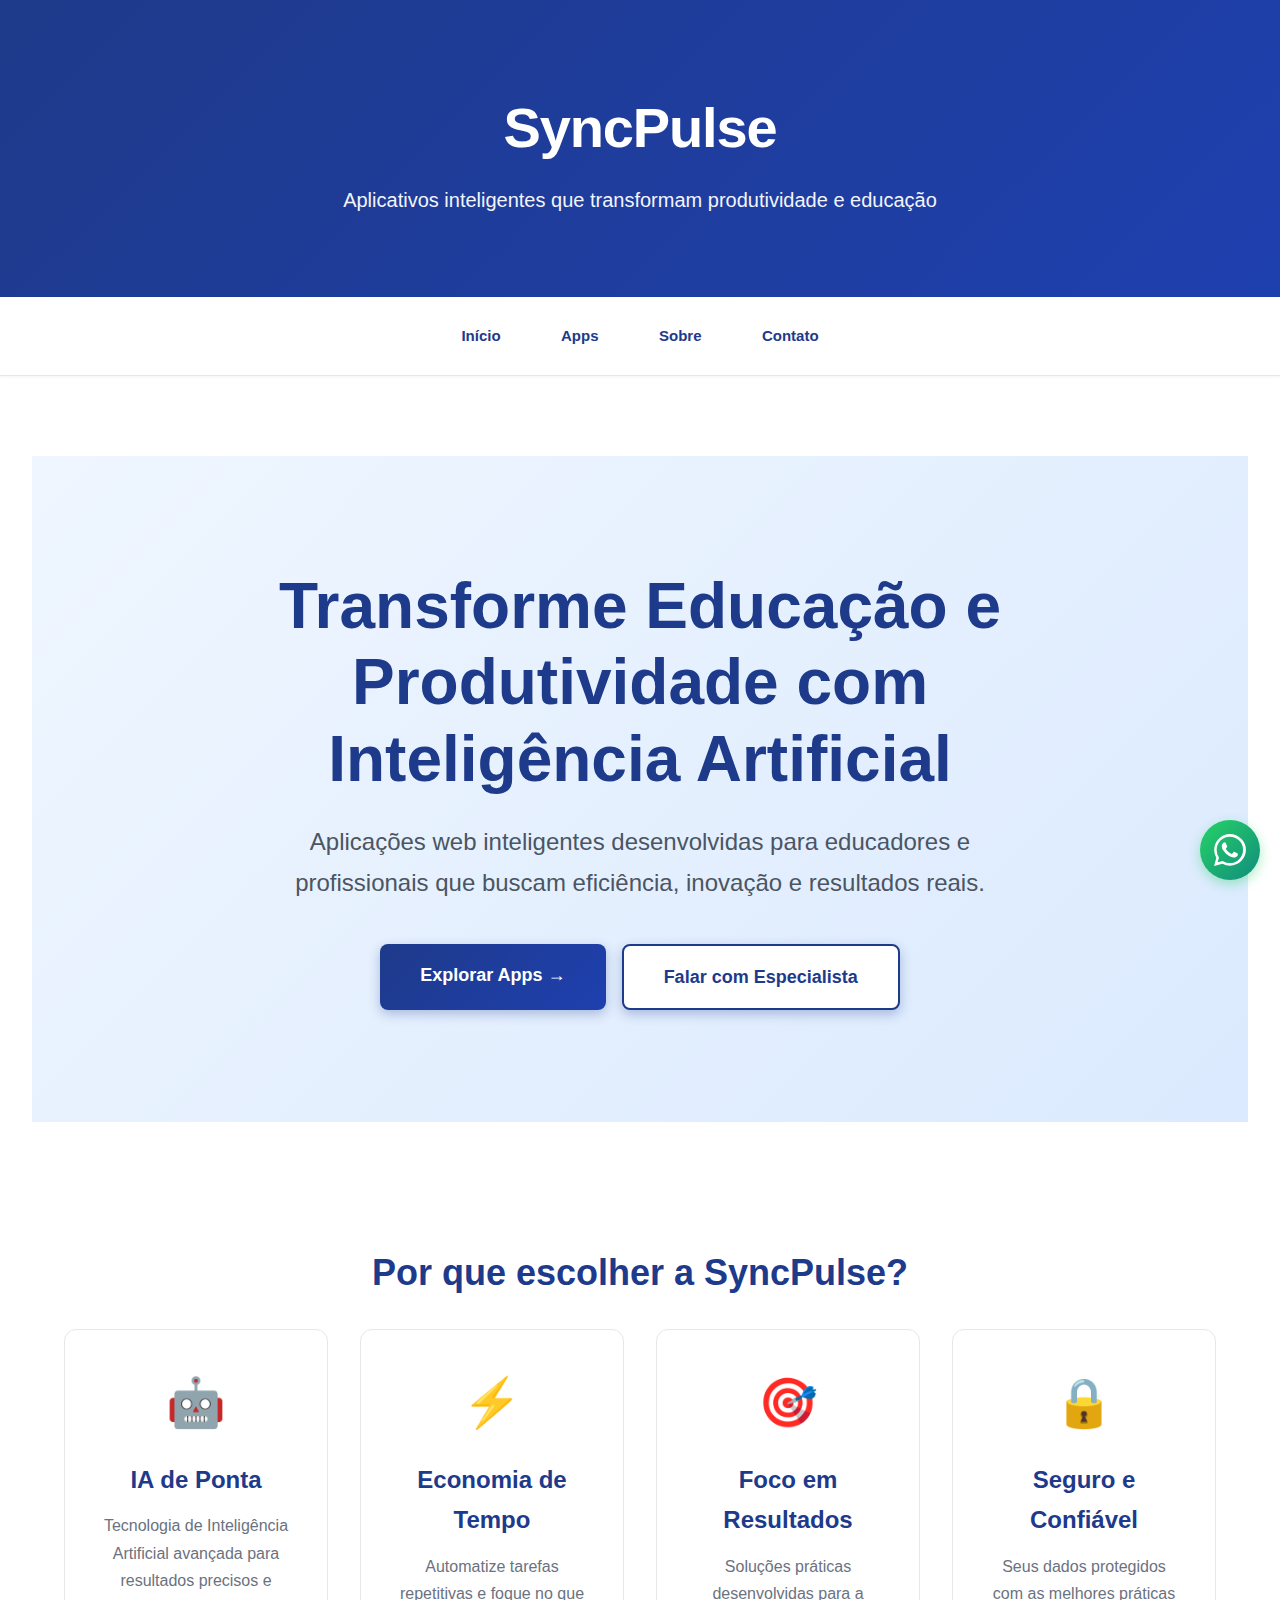
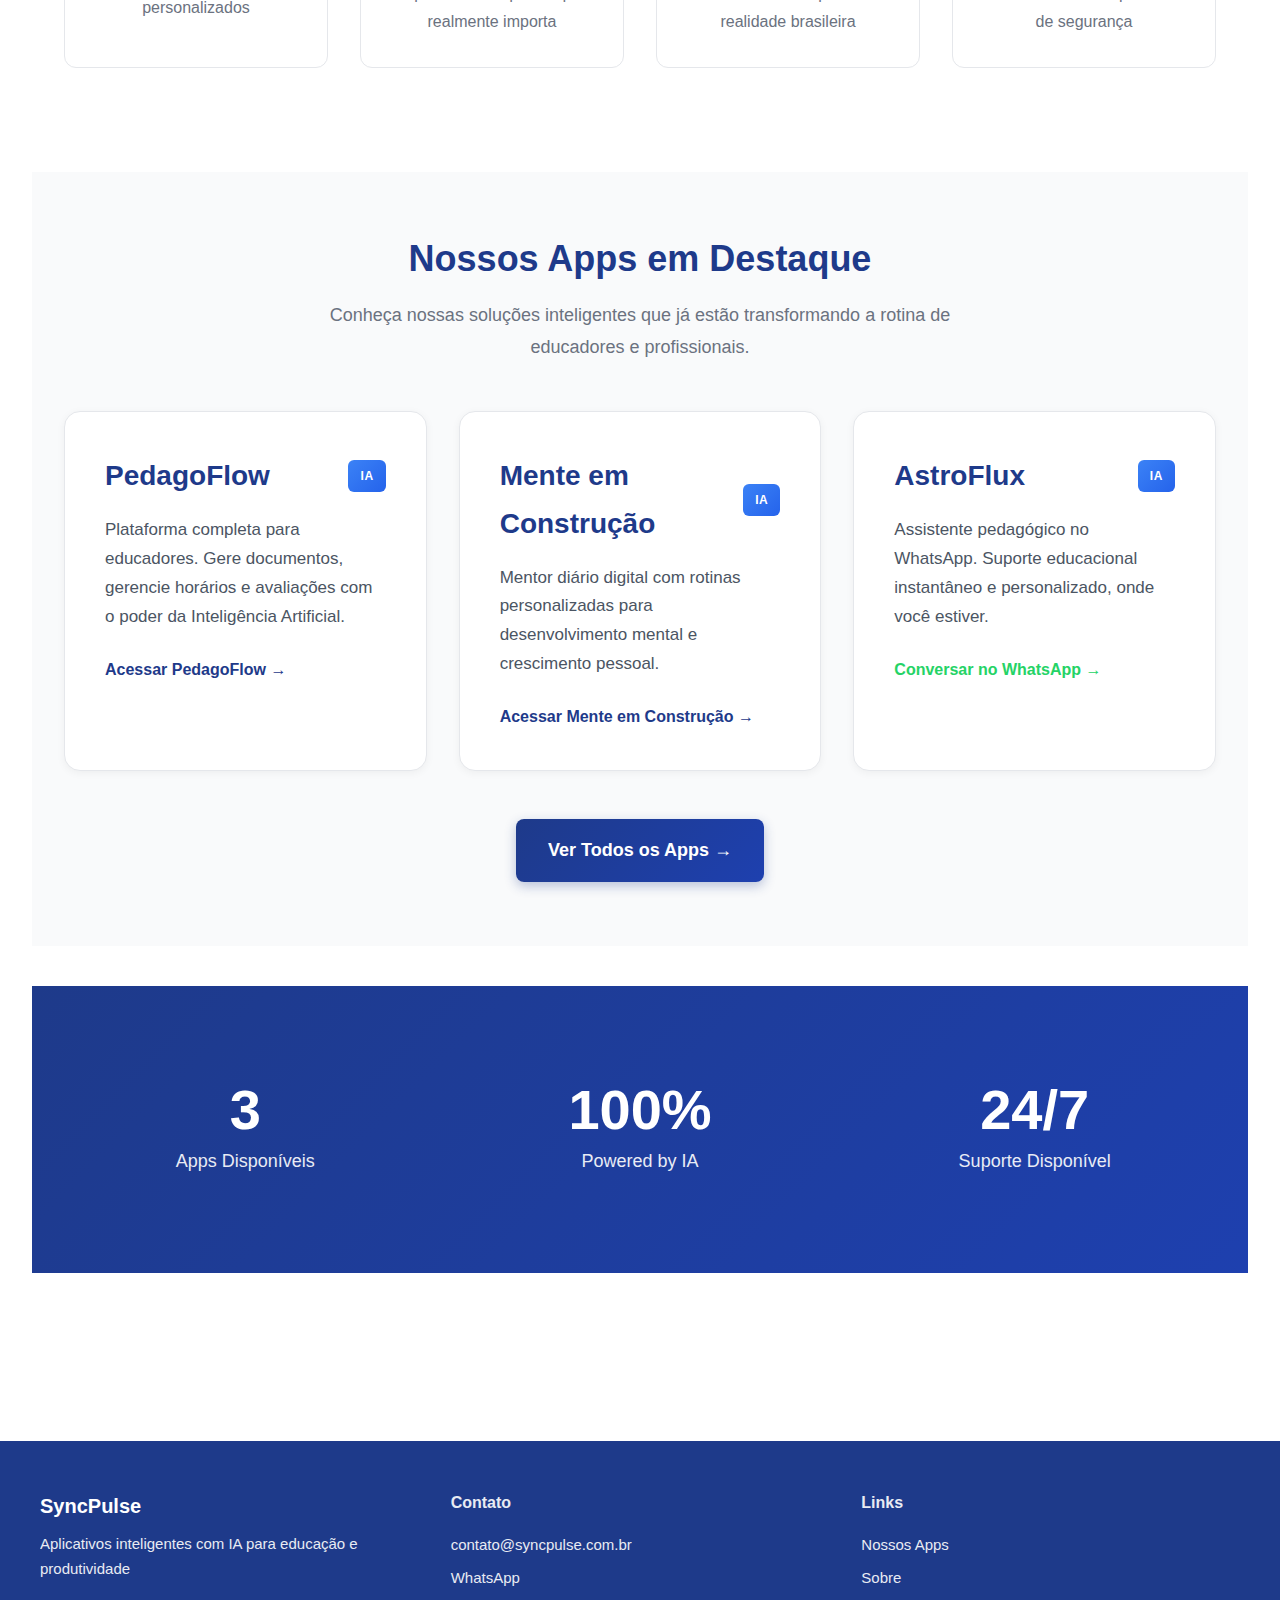
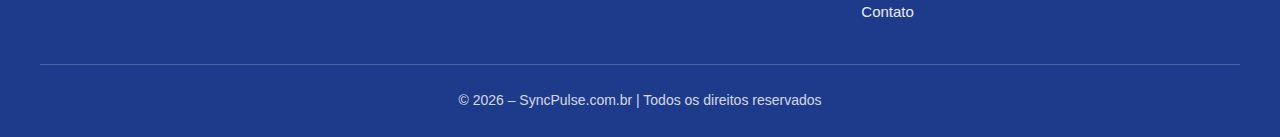
<file: index.html>
<!DOCTYPE html>
<html lang="pt-BR">
<head>
  <!-- Meta tags básicas -->
  <meta charset="UTF-8" />
  <meta name="viewport" content="width=device-width, initial-scale=1.0" />
  <meta name="description" content="SyncPulse - Aplicações web inteligentes com IA. Descubra nossos apps focados em educação, produtividade e soluções digitais inovadoras." />
  
  <!-- Meta tags de segurança -->
  <meta name="referrer" content="strict-origin-when-cross-origin" />
  <meta http-equiv="X-Frame-Options" content="DENY" />
  <meta http-equiv="X-Content-Type-Options" content="nosniff" />
  
  <!-- Open Graph / Facebook -->
  <meta property="og:type" content="website" />
  <meta property="og:url" content="https://www.syncpulse.com.br/" />
  <meta property="og:title" content="SyncPulse | Apps Inteligentes com Inteligência Artificial" />
  <meta property="og:description" content="Aplicações web inteligentes com IA para educação e produtividade. PedagoFlow, Mente em Construção e AstroFlux." />
  <meta property="og:image" content="https://www.syncpulse.com.br/public/og-image-whatsapp.png" />
  <meta property="og:image:width" content="1200" />
  <meta property="og:image:height" content="630" />
  <meta property="og:image:type" content="image/png" />
  <meta property="og:site_name" content="SyncPulse" />
  
  <!-- Twitter -->
  <meta property="twitter:card" content="summary_large_image" />
  <meta property="twitter:url" content="https://www.syncpulse.com.br/" />
  <meta property="twitter:title" content="SyncPulse | Apps Inteligentes com IA" />
  <meta property="twitter:description" content="Aplicações web inteligentes com IA para educação e produtividade." />
  <meta property="twitter:image" content="https://www.syncpulse.com.br/public/og-image-whatsapp.png" />
  
  <!-- Favicon -->
  <link rel="icon" type="image/svg+xml" href="public/favicon.svg" />
  <link rel="alternate icon" href="public/favicon.svg" />
  
  <title>SyncPulse | Apps Inteligentes com Inteligência Artificial</title>
  <link rel="stylesheet" href="src/styles/main.css" />
</head>
<body>

  <!-- Cabeçalho do site -->
  <header>
    <h1>SyncPulse</h1>
    <p>Aplicativos inteligentes que transformam produtividade e educação</p>
  </header>

  <!-- Navegação principal -->
  <nav aria-label="Navegação principal">
    <a href="index.html">Início</a>
    <a href="src/pages/apps.html">Apps</a>
    <a href="src/pages/sobre.html">Sobre</a>
    <a href="src/pages/contato.html">Contato</a>
  </nav>

  <!-- Conteúdo principal -->
  <main>
    <!-- Hero Section -->
    <section class="hero-section">
      <div class="container">
        <h2 class="hero-title">Transforme Educação e Produtividade com Inteligência Artificial</h2>
        <p class="hero-subtitle">
          Aplicações web inteligentes desenvolvidas para educadores e profissionais
          que buscam eficiência, inovação e resultados reais.
        </p>
        <div class="hero-cta">
          <a href="src/pages/apps.html" class="cta-button cta-primary">
            Explorar Apps →
          </a>
          <a href="src/pages/contato.html" class="cta-button cta-secondary">
            Falar com Especialista
          </a>
        </div>
      </div>
    </section>

    <!-- Seção de Benefícios -->
    <section class="benefits-section">
      <div class="container">
        <h2 class="section-title">Por que escolher a SyncPulse?</h2>
        <div class="benefits-grid">
          <div class="benefit-card">
            <div class="benefit-icon">🤖</div>
            <h3>IA de Ponta</h3>
            <p>Tecnologia de Inteligência Artificial avançada para resultados precisos e personalizados</p>
          </div>
          <div class="benefit-card">
            <div class="benefit-icon">⚡</div>
            <h3>Economia de Tempo</h3>
            <p>Automatize tarefas repetitivas e foque no que realmente importa</p>
          </div>
          <div class="benefit-card">
            <div class="benefit-icon">🎯</div>
            <h3>Foco em Resultados</h3>
            <p>Soluções práticas desenvolvidas para a realidade brasileira</p>
          </div>
          <div class="benefit-card">
            <div class="benefit-icon">🔒</div>
            <h3>Seguro e Confiável</h3>
            <p>Seus dados protegidos com as melhores práticas de segurança</p>
          </div>
        </div>
      </div>
    </section>

    <!-- Seção de Apps em Destaque -->
    <section class="featured-apps-section">
      <div class="container">
        <h2 class="section-title">Nossos Apps em Destaque</h2>
        <p class="section-subtitle">
          Conheça nossas soluções inteligentes que já estão transformando
          a rotina de educadores e profissionais.
        </p>
        <div class="featured-apps-grid">
          <div class="featured-app-card">
            <div class="featured-app-header">
              <h3>PedagoFlow</h3>
              <span class="app-badge">IA</span>
            </div>
            <p class="featured-app-desc">
              Plataforma completa para educadores. Gere documentos, gerencie horários
              e avaliações com o poder da Inteligência Artificial.
            </p>
            <a href="https://pedagoflow.com/" target="_blank" rel="noopener noreferrer" class="featured-app-link">
              Acessar PedagoFlow →
            </a>
          </div>
          <div class="featured-app-card">
            <div class="featured-app-header">
              <h3>Mente em Construção</h3>
              <span class="app-badge">IA</span>
            </div>
            <p class="featured-app-desc">
              Mentor diário digital com rotinas personalizadas para desenvolvimento
              mental e crescimento pessoal.
            </p>
            <a href="https://mente-em-construcao.vercel.app/" target="_blank" rel="noopener noreferrer" class="featured-app-link">
              Acessar Mente em Construção →
            </a>
          </div>
          <div class="featured-app-card">
            <div class="featured-app-header">
              <h3>AstroFlux</h3>
              <span class="app-badge">IA</span>
            </div>
            <p class="featured-app-desc">
              Assistente pedagógico no WhatsApp. Suporte educacional instantâneo
              e personalizado, onde você estiver.
            </p>
            <a href="https://wa.me/5592994795946?text=Olá!%20Gostaria%20de%20ativar%20o%20AstroFlux%20e%20conhecer%20os%20serviços%20de%20assistente%20pedagógico%20com%20IA." target="_blank" rel="noopener noreferrer" class="featured-app-link featured-app-link-whatsapp">
              Conversar no WhatsApp →
            </a>
          </div>
        </div>
        <div class="view-all-apps">
          <a href="src/pages/apps.html" class="cta-button">
            Ver Todos os Apps →
          </a>
        </div>
      </div>
    </section>

    <!-- Seção de Números -->
    <section class="stats-section">
      <div class="container">
        <div class="stats-grid">
          <div class="stat-item">
            <div class="stat-number">3</div>
            <div class="stat-label">Apps Disponíveis</div>
          </div>
          <div class="stat-item">
            <div class="stat-number">100%</div>
            <div class="stat-label">Powered by IA</div>
          </div>
          <div class="stat-item">
            <div class="stat-number">24/7</div>
            <div class="stat-label">Suporte Disponível</div>
          </div>
        </div>
      </div>
    </section>
  </main>

  <!-- Rodapé -->
  <footer>
    <div class="footer-content">
      <div class="footer-section">
        <h3>SyncPulse</h3>
        <p>Aplicativos inteligentes com IA para educação e produtividade</p>
      </div>
      <div class="footer-section">
        <h4>Contato</h4>
        <p>
          <a href="mailto:contato@syncpulse.com.br">contato@syncpulse.com.br</a>
        </p>
        <p>
          <a href="https://wa.me/5592994314016" target="_blank" rel="noopener noreferrer">WhatsApp</a>
        </p>
      </div>
      <div class="footer-section">
        <h4>Links</h4>
        <p><a href="src/pages/apps.html">Nossos Apps</a></p>
        <p><a href="src/pages/sobre.html">Sobre</a></p>
        <p><a href="src/pages/contato.html">Contato</a></p>
      </div>
    </div>
    <div class="footer-bottom">
      <p>© 2026 – SyncPulse.com.br | Todos os direitos reservados</p>
    </div>
  </footer>

  <!-- Botão Flutuante WhatsApp Suporte -->
  <a href="https://wa.me/5592994314016?text=Olá!%20Tenho%20dúvidas%20sobre%20os%20apps%20SyncPulse." target="_blank" rel="noopener noreferrer" class="whatsapp-float" aria-label="Fale conosco no WhatsApp">
    <svg width="24" height="24" viewBox="0 0 24 24" fill="currentColor" aria-hidden="true">
      <path d="M17.472 14.382c-.297-.149-1.758-.867-2.03-.967-.273-.099-.471-.148-.67.15-.149.2-.867 1.03-1.062 1.24-.195.211-.39.248-.69.05-.297-.2-1.255-.466-2.39-1.485-.883-.788-1.48-1.761-1.653-2.058-.173-.297-.018-.458.13-.606.134-.133.298-.347.446-.52.149-.174.198-.298.298-.497.099-.198.05-.371-.025-.52-.075-.149-.669-1.612-.916-2.207-.242-.579-.487-.5-.669-.51-.173-.008-.371-.01-.57-.01-.198 0-.52.074-.792.372-.272.297-1.04 1.016-1.04 2.479 0 1.462 1.065 2.875 1.213 3.074.149.198 2.096 3.2 5.077 4.487.709.306 1.262.489 1.694.625.712.227 1.36.195 1.871.118.571-.085 1.758-.719 2.006-1.413.248-.694.248-1.289.173-1.413-.074-.124-.272-.198-.57-.347m-5.421 7.403h-.004a9.87 9.87 0 01-5.031-1.378l-.361-.214-3.741.982.998-3.648-.235-.374a9.86 9.86 0 01-1.51-5.26c.001-5.45 4.436-9.884 9.888-9.884 2.64 0 5.122 1.03 6.988 2.898a9.825 9.825 0 012.893 6.994c-.003 5.45-4.437 9.884-9.885 9.884m8.413-18.297A11.815 11.815 0 0012.05 0C5.495 0 .16 5.335.157 11.892c0 2.096.547 4.142 1.588 5.945L.057 24l6.305-1.654a11.882 11.882 0 005.683 1.448h.005c6.554 0 11.89-5.335 11.893-11.893a11.821 11.821 0 00-3.48-8.413Z"/>
    </svg>
  </a>

</body>
</html>
</file>
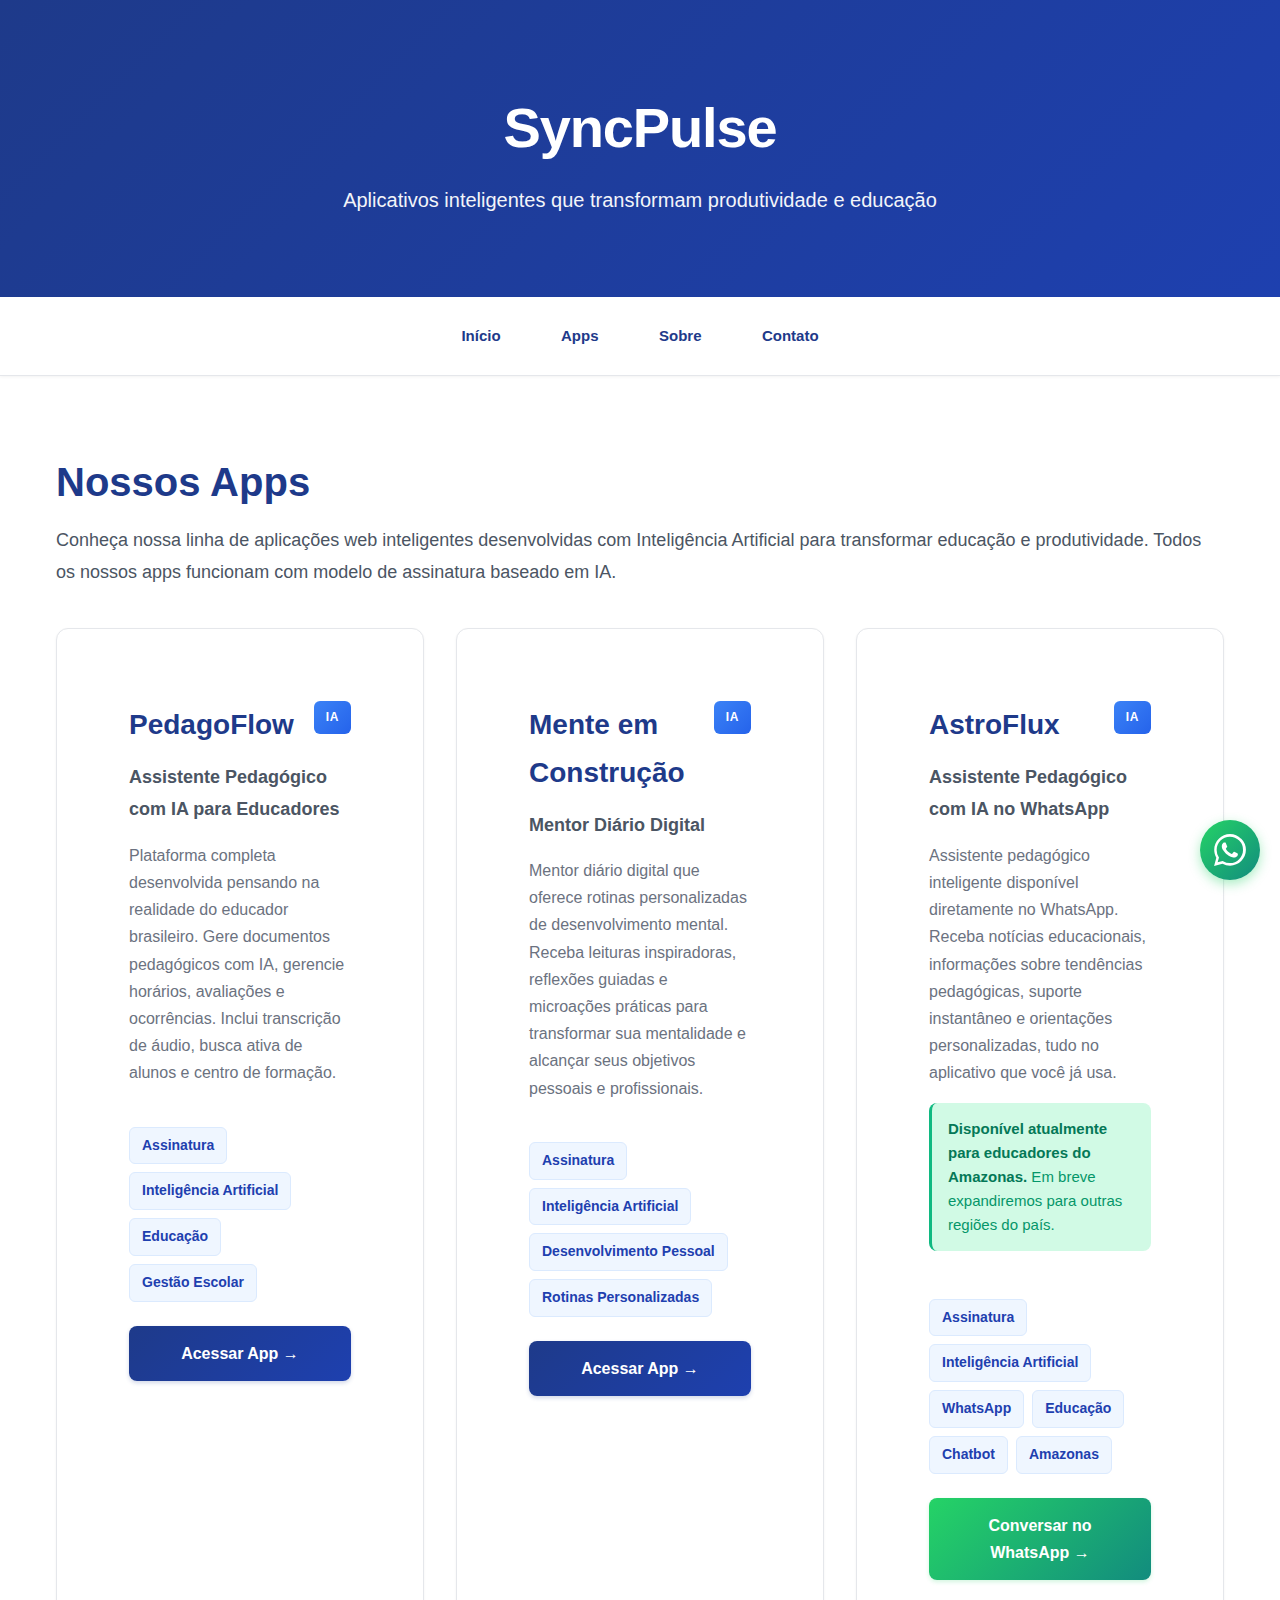
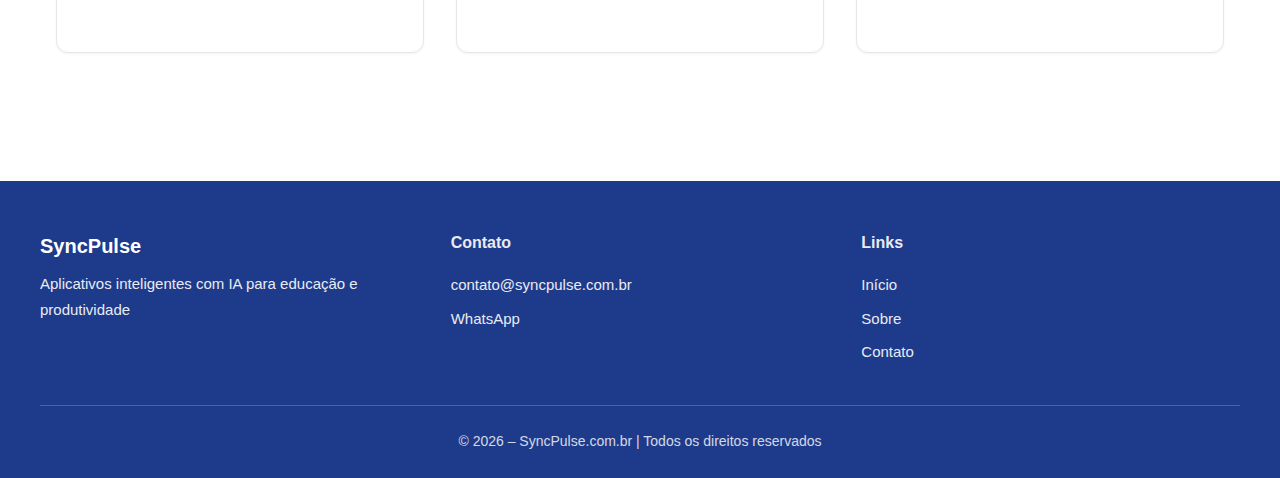
<file: src/pages/apps.html>
<!DOCTYPE html>
<html lang="pt-BR">
<head>
  <meta charset="UTF-8" />
  <meta name="viewport" content="width=device-width, initial-scale=1.0" />
  <meta name="description" content="Conheça os apps SyncPulse: PedagoFlow, Mente em Construção e AstroFlux. Aplicações com IA para educação e desenvolvimento pessoal. Modelo de assinatura." />
  <meta name="referrer" content="strict-origin-when-cross-origin" />
  <meta http-equiv="X-Frame-Options" content="DENY" />
  <meta http-equiv="X-Content-Type-Options" content="nosniff" />
  
  <!-- Open Graph -->
  <meta property="og:type" content="website" />
  <meta property="og:url" content="https://www.syncpulse.com.br/src/pages/apps.html" />
  <meta property="og:title" content="Nossos Apps | SyncPulse" />
  <meta property="og:description" content="Conheça os apps SyncPulse: PedagoFlow, Mente em Construção e AstroFlux. Aplicações com IA para educação e desenvolvimento pessoal." />
  <meta property="og:image" content="https://www.syncpulse.com.br/public/og-image-whatsapp.png" />
  <meta property="og:image:width" content="1200" />
  <meta property="og:image:height" content="630" />
  
  <!-- Favicon -->
  <link rel="icon" type="image/svg+xml" href="../../public/favicon.svg" />
  
  <title>Nossos Apps | SyncPulse</title>
  <link rel="stylesheet" href="../styles/main.css" />
</head>
<body>

  <header>
    <h1>SyncPulse</h1>
    <p>Aplicativos inteligentes que transformam produtividade e educação</p>
  </header>

  <nav aria-label="Navegação principal">
    <a href="../../index.html">Início</a>
    <a href="apps.html">Apps</a>
    <a href="sobre.html">Sobre</a>
    <a href="contato.html">Contato</a>
  </nav>

  <main>
    <div class="container">
      <section aria-labelledby="projetos">
        <h2 id="projetos">Nossos Apps</h2>
        <p>
          Conheça nossa linha de aplicações web inteligentes desenvolvidas com
          Inteligência Artificial para transformar educação e produtividade.
          Todos os nossos apps funcionam com modelo de assinatura baseado em IA.
        </p>
      </section>

      <!-- Grid de Apps -->
      <div class="apps-grid">
        
        <!-- PedagoFlow -->
        <article class="app-card">
          <!-- Imagem do app (adicione quando disponível) -->
          <!-- <div class="app-image-container">
            <img src="../../public/pedagoflow-preview.jpg" alt="Interface do PedagoFlow" class="app-image" />
          </div> -->
          <div class="app-card-content">
            <div class="app-card-header">
              <h3>PedagoFlow</h3>
              <span class="app-badge">IA</span>
            </div>
            <p class="app-subtitle">Assistente Pedagógico com IA para Educadores</p>
            <p class="app-description">
              Plataforma completa desenvolvida pensando na realidade do educador brasileiro.
              Gere documentos pedagógicos com IA, gerencie horários, avaliações e ocorrências.
              Inclui transcrição de áudio, busca ativa de alunos e centro de formação.
            </p>
            <div class="app-features">
              <span class="feature-tag">Assinatura</span>
              <span class="feature-tag">Inteligência Artificial</span>
              <span class="feature-tag">Educação</span>
              <span class="feature-tag">Gestão Escolar</span>
            </div>
            <a href="https://pedagoflow.com/" target="_blank" rel="noopener noreferrer" class="app-button">
              Acessar App →
            </a>
          </div>
        </article>

        <!-- Mente em Construção -->
        <article class="app-card">
          <!-- Imagem do app (adicione quando disponível) -->
          <!-- <div class="app-image-container">
            <img src="../../public/mente-construcao-preview.jpg" alt="Interface do Mente em Construção" class="app-image" />
          </div> -->
          <div class="app-card-content">
            <div class="app-card-header">
              <h3>Mente em Construção</h3>
              <span class="app-badge">IA</span>
            </div>
            <p class="app-subtitle">Mentor Diário Digital</p>
            <p class="app-description">
              Mentor diário digital que oferece rotinas personalizadas de desenvolvimento mental.
              Receba leituras inspiradoras, reflexões guiadas e microações práticas para
              transformar sua mentalidade e alcançar seus objetivos pessoais e profissionais.
            </p>
            <div class="app-features">
              <span class="feature-tag">Assinatura</span>
              <span class="feature-tag">Inteligência Artificial</span>
              <span class="feature-tag">Desenvolvimento Pessoal</span>
              <span class="feature-tag">Rotinas Personalizadas</span>
            </div>
            <a href="https://mente-em-construcao.vercel.app/" target="_blank" rel="noopener noreferrer" class="app-button">
              Acessar App →
            </a>
          </div>
        </article>

        <!-- AstroFlux -->
        <article class="app-card">
          <!-- Imagem do app (adicione quando disponível) -->
          <!-- <div class="app-image-container">
            <img src="../../public/astroflux-preview.jpg" alt="Interface do AstroFlux no WhatsApp" class="app-image" />
          </div> -->
          <div class="app-card-content">
            <div class="app-card-header">
              <h3>AstroFlux</h3>
              <span class="app-badge">IA</span>
            </div>
            <p class="app-subtitle">Assistente Pedagógico com IA no WhatsApp</p>
            <p class="app-description">
              Assistente pedagógico inteligente disponível diretamente no WhatsApp.
              Receba notícias educacionais, informações sobre tendências pedagógicas,
              suporte instantâneo e orientações personalizadas, tudo no aplicativo que você já usa.
            </p>
            <p class="app-note">
              <strong>Disponível atualmente para educadores do Amazonas.</strong>
              Em breve expandiremos para outras regiões do país.
            </p>
            <div class="app-features">
              <span class="feature-tag">Assinatura</span>
              <span class="feature-tag">Inteligência Artificial</span>
              <span class="feature-tag">WhatsApp</span>
              <span class="feature-tag">Educação</span>
              <span class="feature-tag">Chatbot</span>
              <span class="feature-tag">Amazonas</span>
            </div>
            <a href="https://wa.me/5592994795946?text=Olá!%20Gostaria%20de%20ativar%20o%20AstroFlux%20e%20conhecer%20os%20serviços%20de%20assistente%20pedagógico%20com%20IA." target="_blank" rel="noopener noreferrer" class="app-button app-button-whatsapp">
              Conversar no WhatsApp →
            </a>
          </div>
        </article>

      </div>

    </div>
  </main>

  <footer>
    <div class="footer-content">
      <div class="footer-section">
        <h3>SyncPulse</h3>
        <p>Aplicativos inteligentes com IA para educação e produtividade</p>
      </div>
      <div class="footer-section">
        <h4>Contato</h4>
        <p>
          <a href="mailto:contato@syncpulse.com.br">contato@syncpulse.com.br</a>
        </p>
        <p>
          <a href="https://wa.me/5592994314016" target="_blank" rel="noopener noreferrer">WhatsApp</a>
        </p>
      </div>
      <div class="footer-section">
        <h4>Links</h4>
        <p><a href="../../index.html">Início</a></p>
        <p><a href="sobre.html">Sobre</a></p>
        <p><a href="contato.html">Contato</a></p>
      </div>
    </div>
    <div class="footer-bottom">
      <p>© 2026 – SyncPulse.com.br | Todos os direitos reservados</p>
    </div>
  </footer>

  <!-- Botão Flutuante WhatsApp Suporte -->
  <a href="https://wa.me/5592994314016?text=Olá!%20Tenho%20dúvidas%20sobre%20os%20apps%20SyncPulse." target="_blank" rel="noopener noreferrer" class="whatsapp-float" aria-label="Fale conosco no WhatsApp">
    <svg width="24" height="24" viewBox="0 0 24 24" fill="currentColor" aria-hidden="true">
      <path d="M17.472 14.382c-.297-.149-1.758-.867-2.03-.967-.273-.099-.471-.148-.67.15-.149.2-.867 1.03-1.062 1.24-.195.211-.39.248-.69.05-.297-.2-1.255-.466-2.39-1.485-.883-.788-1.48-1.761-1.653-2.058-.173-.297-.018-.458.13-.606.134-.133.298-.347.446-.52.149-.174.198-.298.298-.497.099-.198.05-.371-.025-.52-.075-.149-.669-1.612-.916-2.207-.242-.579-.487-.5-.669-.51-.173-.008-.371-.01-.57-.01-.198 0-.52.074-.792.372-.272.297-1.04 1.016-1.04 2.479 0 1.462 1.065 2.875 1.213 3.074.149.198 2.096 3.2 5.077 4.487.709.306 1.262.489 1.694.625.712.227 1.36.195 1.871.118.571-.085 1.758-.719 2.006-1.413.248-.694.248-1.289.173-1.413-.074-.124-.272-.198-.57-.347m-5.421 7.403h-.004a9.87 9.87 0 01-5.031-1.378l-.361-.214-3.741.982.998-3.648-.235-.374a9.86 9.86 0 01-1.51-5.26c.001-5.45 4.436-9.884 9.888-9.884 2.64 0 5.122 1.03 6.988 2.898a9.825 9.825 0 012.893 6.994c-.003 5.45-4.437 9.884-9.885 9.884m8.413-18.297A11.815 11.815 0 0012.05 0C5.495 0 .16 5.335.157 11.892c0 2.096.547 4.142 1.588 5.945L.057 24l6.305-1.654a11.882 11.882 0 005.683 1.448h.005c6.554 0 11.89-5.335 11.893-11.893a11.821 11.821 0 00-3.48-8.413Z"/>
    </svg>
  </a>

</body>
</html>
</file>
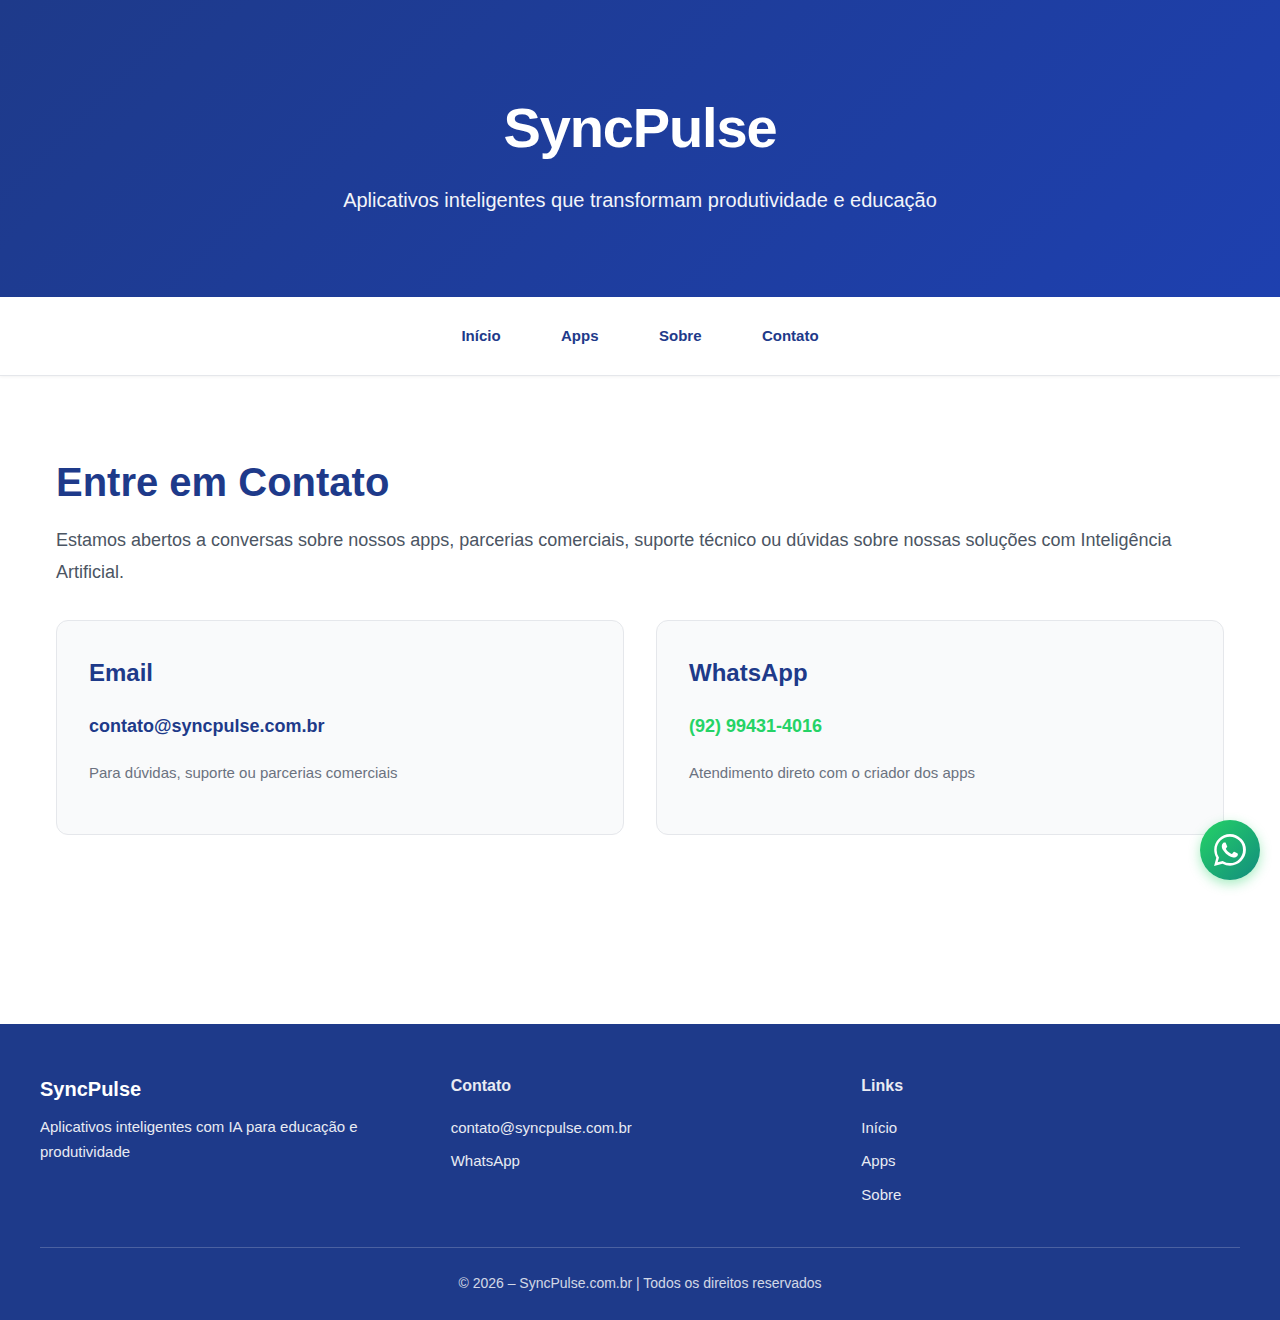
<file: src/pages/contato.html>
<!DOCTYPE html>
<html lang="pt-BR">
<head>
  <meta charset="UTF-8" />
  <meta name="viewport" content="width=device-width, initial-scale=1.0" />
  <meta name="description" content="Entre em contato com a SyncPulse para conhecer nossos apps, parcerias comerciais ou suporte sobre nossas soluções com IA." />
  <meta name="referrer" content="strict-origin-when-cross-origin" />
  <meta http-equiv="X-Frame-Options" content="DENY" />
  <meta http-equiv="X-Content-Type-Options" content="nosniff" />
  
  <!-- Open Graph -->
  <meta property="og:type" content="website" />
  <meta property="og:url" content="https://www.syncpulse.com.br/src/pages/contato.html" />
  <meta property="og:title" content="Contato | SyncPulse" />
  <meta property="og:description" content="Entre em contato com a SyncPulse para conhecer nossos apps, parcerias comerciais ou suporte sobre nossas soluções com IA." />
  <meta property="og:image" content="https://www.syncpulse.com.br/public/og-image-whatsapp.png" />
  <meta property="og:image:width" content="1200" />
  <meta property="og:image:height" content="630" />
  
  <!-- Favicon -->
  <link rel="icon" type="image/svg+xml" href="../../public/favicon.svg" />
  
  <title>Contato | SyncPulse</title>
  <link rel="stylesheet" href="../styles/main.css" />
</head>
<body>

  <header>
    <h1>SyncPulse</h1>
    <p>Aplicativos inteligentes que transformam produtividade e educação</p>
  </header>

  <nav aria-label="Navegação principal">
    <a href="../../index.html">Início</a>
    <a href="apps.html">Apps</a>
    <a href="sobre.html">Sobre</a>
    <a href="contato.html">Contato</a>
  </nav>

  <main>
    <div class="container">
      <section aria-labelledby="contato">
        <h2 id="contato">Entre em Contato</h2>
        <p>
          Estamos abertos a conversas sobre nossos apps, parcerias comerciais,
          suporte técnico ou dúvidas sobre nossas soluções com Inteligência Artificial.
        </p>

        <div class="contact-methods">
          <div class="contact-item">
            <h3>Email</h3>
            <p>
              <a href="mailto:contato@syncpulse.com.br" class="contact-link">
                contato@syncpulse.com.br
              </a>
            </p>
            <p class="contact-note">Para dúvidas, suporte ou parcerias comerciais</p>
          </div>

          <div class="contact-item">
            <h3>WhatsApp</h3>
            <p>
              <a href="https://wa.me/5592994314016?text=Olá!%20Tenho%20dúvidas%20sobre%20os%20apps%20SyncPulse." target="_blank" rel="noopener noreferrer" class="contact-link contact-link-whatsapp">
                (92) 99431-4016
              </a>
            </p>
            <p class="contact-note">Atendimento direto com o criador dos apps</p>
          </div>
        </div>
      </section>
    </div>
  </main>

  <footer>
    <div class="footer-content">
      <div class="footer-section">
        <h3>SyncPulse</h3>
        <p>Aplicativos inteligentes com IA para educação e produtividade</p>
      </div>
      <div class="footer-section">
        <h4>Contato</h4>
        <p>
          <a href="mailto:contato@syncpulse.com.br">contato@syncpulse.com.br</a>
        </p>
        <p>
          <a href="https://wa.me/5592994314016" target="_blank" rel="noopener noreferrer">WhatsApp</a>
        </p>
      </div>
      <div class="footer-section">
        <h4>Links</h4>
        <p><a href="../../index.html">Início</a></p>
        <p><a href="apps.html">Apps</a></p>
        <p><a href="sobre.html">Sobre</a></p>
      </div>
    </div>
    <div class="footer-bottom">
      <p>© 2026 – SyncPulse.com.br | Todos os direitos reservados</p>
    </div>
  </footer>

  <!-- Botão Flutuante WhatsApp Suporte -->
  <a href="https://wa.me/5592994314016?text=Olá!%20Tenho%20dúvidas%20sobre%20os%20apps%20SyncPulse." target="_blank" rel="noopener noreferrer" class="whatsapp-float" aria-label="Fale conosco no WhatsApp">
    <svg width="24" height="24" viewBox="0 0 24 24" fill="currentColor" aria-hidden="true">
      <path d="M17.472 14.382c-.297-.149-1.758-.867-2.03-.967-.273-.099-.471-.148-.67.15-.149.2-.867 1.03-1.062 1.24-.195.211-.39.248-.69.05-.297-.2-1.255-.466-2.39-1.485-.883-.788-1.48-1.761-1.653-2.058-.173-.297-.018-.458.13-.606.134-.133.298-.347.446-.52.149-.174.198-.298.298-.497.099-.198.05-.371-.025-.52-.075-.149-.669-1.612-.916-2.207-.242-.579-.487-.5-.669-.51-.173-.008-.371-.01-.57-.01-.198 0-.52.074-.792.372-.272.297-1.04 1.016-1.04 2.479 0 1.462 1.065 2.875 1.213 3.074.149.198 2.096 3.2 5.077 4.487.709.306 1.262.489 1.694.625.712.227 1.36.195 1.871.118.571-.085 1.758-.719 2.006-1.413.248-.694.248-1.289.173-1.413-.074-.124-.272-.198-.57-.347m-5.421 7.403h-.004a9.87 9.87 0 01-5.031-1.378l-.361-.214-3.741.982.998-3.648-.235-.374a9.86 9.86 0 01-1.51-5.26c.001-5.45 4.436-9.884 9.888-9.884 2.64 0 5.122 1.03 6.988 2.898a9.825 9.825 0 012.893 6.994c-.003 5.45-4.437 9.884-9.885 9.884m8.413-18.297A11.815 11.815 0 0012.05 0C5.495 0 .16 5.335.157 11.892c0 2.096.547 4.142 1.588 5.945L.057 24l6.305-1.654a11.882 11.882 0 005.683 1.448h.005c6.554 0 11.89-5.335 11.893-11.893a11.821 11.821 0 00-3.48-8.413Z"/>
    </svg>
  </a>

</body>
</html>
</file>
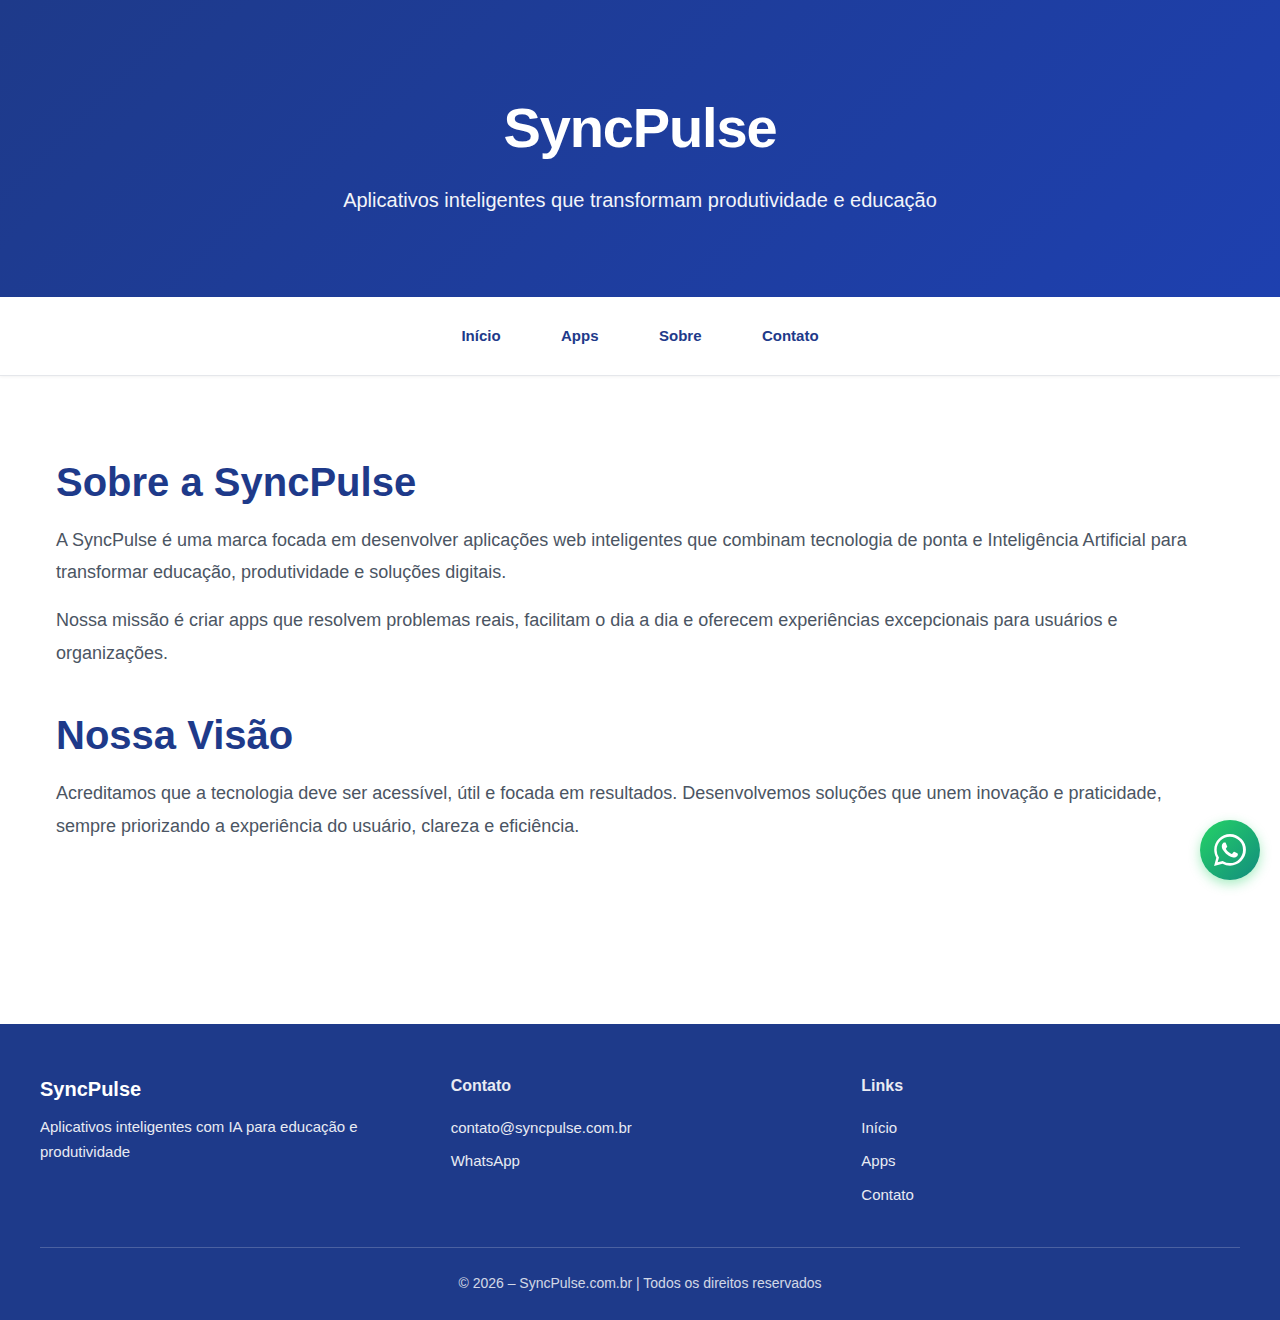
<file: src/pages/sobre.html>
<!DOCTYPE html>
<html lang="pt-BR">
<head>
  <meta charset="UTF-8" />
  <meta name="viewport" content="width=device-width, initial-scale=1.0" />
  <meta name="description" content="Conheça a SyncPulse: desenvolvemos apps inteligentes com IA para educação, produtividade e soluções digitais inovadoras." />
  <meta name="referrer" content="strict-origin-when-cross-origin" />
  <meta http-equiv="X-Frame-Options" content="DENY" />
  <meta http-equiv="X-Content-Type-Options" content="nosniff" />
  
  <!-- Open Graph -->
  <meta property="og:type" content="website" />
  <meta property="og:url" content="https://www.syncpulse.com.br/src/pages/sobre.html" />
  <meta property="og:title" content="Sobre a SyncPulse" />
  <meta property="og:description" content="Conheça a SyncPulse: desenvolvemos apps inteligentes com IA para educação, produtividade e soluções digitais inovadoras." />
  <meta property="og:image" content="https://www.syncpulse.com.br/public/og-image-whatsapp.png" />
  <meta property="og:image:width" content="1200" />
  <meta property="og:image:height" content="630" />
  
  <!-- Favicon -->
  <link rel="icon" type="image/svg+xml" href="../../public/favicon.svg" />
  
  <title>Sobre a SyncPulse</title>
  <link rel="stylesheet" href="../styles/main.css" />
</head>
<body>

  <header>
    <h1>SyncPulse</h1>
    <p>Aplicativos inteligentes que transformam produtividade e educação</p>
  </header>

  <nav aria-label="Navegação principal">
    <a href="../../index.html">Início</a>
    <a href="apps.html">Apps</a>
    <a href="sobre.html">Sobre</a>
    <a href="contato.html">Contato</a>
  </nav>

  <main>
    <div class="container">
      <section aria-labelledby="sobre-nos">
        <h2 id="sobre-nos">Sobre a SyncPulse</h2>
        <p>
          A SyncPulse é uma marca focada em desenvolver aplicações web inteligentes
          que combinam tecnologia de ponta e Inteligência Artificial para transformar
          educação, produtividade e soluções digitais.
        </p>
        <p>
          Nossa missão é criar apps que resolvem problemas reais, facilitam o dia a dia
          e oferecem experiências excepcionais para usuários e organizações.
        </p>
      </section>

      <section aria-labelledby="visao">
        <h2 id="visao">Nossa Visão</h2>
        <p>
          Acreditamos que a tecnologia deve ser acessível, útil e focada em resultados.
          Desenvolvemos soluções que unem inovação e praticidade, sempre priorizando
          a experiência do usuário, clareza e eficiência.
        </p>
      </section>
    </div>
  </main>

  <footer>
    <div class="footer-content">
      <div class="footer-section">
        <h3>SyncPulse</h3>
        <p>Aplicativos inteligentes com IA para educação e produtividade</p>
      </div>
      <div class="footer-section">
        <h4>Contato</h4>
        <p>
          <a href="mailto:contato@syncpulse.com.br">contato@syncpulse.com.br</a>
        </p>
        <p>
          <a href="https://wa.me/5592994314016" target="_blank" rel="noopener noreferrer">WhatsApp</a>
        </p>
      </div>
      <div class="footer-section">
        <h4>Links</h4>
        <p><a href="../../index.html">Início</a></p>
        <p><a href="apps.html">Apps</a></p>
        <p><a href="contato.html">Contato</a></p>
      </div>
    </div>
    <div class="footer-bottom">
      <p>© 2026 – SyncPulse.com.br | Todos os direitos reservados</p>
    </div>
  </footer>

  <!-- Botão Flutuante WhatsApp Suporte -->
  <a href="https://wa.me/5592994314016?text=Olá!%20Tenho%20dúvidas%20sobre%20os%20apps%20SyncPulse." target="_blank" rel="noopener noreferrer" class="whatsapp-float" aria-label="Fale conosco no WhatsApp">
    <svg width="24" height="24" viewBox="0 0 24 24" fill="currentColor" aria-hidden="true">
      <path d="M17.472 14.382c-.297-.149-1.758-.867-2.03-.967-.273-.099-.471-.148-.67.15-.149.2-.867 1.03-1.062 1.24-.195.211-.39.248-.69.05-.297-.2-1.255-.466-2.39-1.485-.883-.788-1.48-1.761-1.653-2.058-.173-.297-.018-.458.13-.606.134-.133.298-.347.446-.52.149-.174.198-.298.298-.497.099-.198.05-.371-.025-.52-.075-.149-.669-1.612-.916-2.207-.242-.579-.487-.5-.669-.51-.173-.008-.371-.01-.57-.01-.198 0-.52.074-.792.372-.272.297-1.04 1.016-1.04 2.479 0 1.462 1.065 2.875 1.213 3.074.149.198 2.096 3.2 5.077 4.487.709.306 1.262.489 1.694.625.712.227 1.36.195 1.871.118.571-.085 1.758-.719 2.006-1.413.248-.694.248-1.289.173-1.413-.074-.124-.272-.198-.57-.347m-5.421 7.403h-.004a9.87 9.87 0 01-5.031-1.378l-.361-.214-3.741.982.998-3.648-.235-.374a9.86 9.86 0 01-1.51-5.26c.001-5.45 4.436-9.884 9.888-9.884 2.64 0 5.122 1.03 6.988 2.898a9.825 9.825 0 012.893 6.994c-.003 5.45-4.437 9.884-9.885 9.884m8.413-18.297A11.815 11.815 0 0012.05 0C5.495 0 .16 5.335.157 11.892c0 2.096.547 4.142 1.588 5.945L.057 24l6.305-1.654a11.882 11.882 0 005.683 1.448h.005c6.554 0 11.89-5.335 11.893-11.893a11.821 11.821 0 00-3.48-8.413Z"/>
    </svg>
  </a>

</body>
</html>
</file>
<file: src/styles/main.css>
/* ============================================
   Estilos Globais
   ============================================ */

* {
    box-sizing: border-box;
  }

body {
    font-family: -apple-system, BlinkMacSystemFont, 'Segoe UI', Roboto, 'Helvetica Neue', Arial, sans-serif;
    margin: 0;
    padding: 0;
    line-height: 1.7;
    background: #ffffff;
    color: #1f2937;
    font-size: 16px;
  }

/* Container principal para limitar largura e melhorar legibilidade */
.container {
    max-width: 1200px;
    margin: 0 auto;
    padding: 0 1rem;
  }

/* ============================================
   Cabeçalho
   ============================================ */

header {
    background: linear-gradient(135deg, #1e3a8a 0%, #1e40af 100%);
    color: #fff;
    padding: 3rem 1rem;
    text-align: center;
    box-shadow: 0 2px 8px rgba(0, 0, 0, 0.1);
  }

header h1 {
    margin: 0 0 0.5rem 0;
    font-size: 2.5rem;
    font-weight: 700;
    letter-spacing: -0.02em;
  }

header p {
    margin: 0;
    font-size: 1.125rem;
    opacity: 0.95;
    font-weight: 400;
  }

/* ============================================
   Navegação
   ============================================ */

nav {
    background: #ffffff;
    padding: 1rem;
    text-align: center;
    border-bottom: 1px solid #e5e7eb;
    box-shadow: 0 1px 3px rgba(0, 0, 0, 0.05);
  }

nav a {
    display: inline-block;
    margin: 0.25rem 0.5rem;
    text-decoration: none;
    color: #1e3a8a;
    font-weight: 600;
    padding: 0.625rem 1.25rem;
    border-radius: 6px;
    transition: all 0.2s ease;
    font-size: 0.9375rem;
  }

/* Estados de interação para acessibilidade */
nav a:hover {
    background-color: #eff6ff;
    color: #1e40af;
  }

nav a:focus {
    outline: 2px solid #1e3a8a;
    outline-offset: 2px;
    background-color: #eff6ff;
  }

/* ============================================
   Conteúdo Principal
   ============================================ */

main {
    padding: 3rem 1rem;
    min-height: calc(100vh - 300px);
  }

main section {
    margin-bottom: 2.5rem;
  }

main h2 {
    font-size: 2rem;
    font-weight: 700;
    color: #1e3a8a;
    margin: 0 0 1rem 0;
    line-height: 1.3;
  }

main h3 {
    font-size: 1.5rem;
    font-weight: 600;
    color: #1e40af;
    margin: 0 0 0.75rem 0;
  }

main p {
    font-size: 1.0625rem;
    line-height: 1.8;
    color: #4b5563;
    margin: 0 0 1rem 0;
  }

/* Call-to-Action */
.cta-section {
    margin-top: 2rem;
    text-align: center;
  }

.cta-button {
    display: inline-block;
    padding: 1rem 2rem;
    background: linear-gradient(135deg, #1e3a8a 0%, #1e40af 100%);
    color: #ffffff;
    text-decoration: none;
    font-weight: 600;
    font-size: 1.125rem;
    border-radius: 8px;
    transition: all 0.3s ease;
    box-shadow: 0 4px 12px rgba(30, 58, 138, 0.3);
  }

.cta-button:hover {
    background: linear-gradient(135deg, #1e40af 0%, #2563eb 100%);
    transform: translateY(-2px);
    box-shadow: 0 6px 16px rgba(30, 58, 138, 0.4);
    color: #ffffff;
  }

.cta-button:focus {
    outline: 3px solid #1e3a8a;
    outline-offset: 2px;
    color: #ffffff;
  }

/* Página de Contato */
.contact-methods {
    display: grid;
    grid-template-columns: 1fr;
    gap: 2rem;
    margin-top: 2rem;
  }

.contact-item {
    background: #f9fafb;
    padding: 2rem;
    border-radius: 12px;
    border: 1px solid #e5e7eb;
  }

.contact-item h3 {
    margin: 0 0 1rem 0;
    font-size: 1.5rem;
    color: #1e3a8a;
    font-weight: 700;
  }

.contact-link {
    color: #1e3a8a;
    text-decoration: none;
    font-size: 1.125rem;
    font-weight: 600;
    transition: color 0.2s ease;
  }

.contact-link:hover {
    color: #2563eb;
    text-decoration: underline;
  }

.contact-link-whatsapp {
    color: #25d366;
  }

.contact-link-whatsapp:hover {
    color: #128c7e;
  }

.contact-note {
    margin-top: 0.5rem;
    font-size: 0.9375rem;
    color: #6b7280;
  }

@media (min-width: 768px) {
    .contact-methods {
      grid-template-columns: repeat(2, 1fr);
    }
  }

/* ============================================
   Rodapé
   ============================================ */

footer {
    background: #1e3a8a;
    color: #fff;
    padding: 3rem 1rem 1.5rem;
    margin-top: 3rem;
  }

.footer-content {
    max-width: 1200px;
    margin: 0 auto;
    display: grid;
    grid-template-columns: 1fr;
    gap: 2rem;
    margin-bottom: 2rem;
  }

.footer-section h3 {
    margin: 0 0 0.5rem 0;
    font-size: 1.25rem;
    font-weight: 700;
  }

.footer-section h4 {
    margin: 0 0 1rem 0;
    font-size: 1rem;
    font-weight: 600;
    opacity: 0.9;
  }

.footer-section p {
    margin: 0.5rem 0;
    font-size: 0.9375rem;
    opacity: 0.9;
  }

.footer-section a {
    color: #ffffff;
    text-decoration: none;
    transition: opacity 0.2s ease;
  }

.footer-section a:hover {
    opacity: 0.7;
    text-decoration: underline;
  }

.footer-bottom {
    max-width: 1200px;
    margin: 0 auto;
    padding-top: 1.5rem;
    border-top: 1px solid rgba(255, 255, 255, 0.2);
    text-align: center;
  }

.footer-bottom p {
    margin: 0;
    font-size: 0.875rem;
    opacity: 0.8;
  }

@media (min-width: 768px) {
    .footer-content {
      grid-template-columns: repeat(3, 1fr);
    }
  }

/* ============================================
   Responsividade - Mobile First
   ============================================ */

/* Tablets e telas médias */
@media (min-width: 768px) {
    header {
      padding: 4rem 1rem;
    }
    
    header h1 {
      font-size: 3rem;
    }
    
    header p {
      font-size: 1.25rem;
    }
    
    nav a {
      margin: 0 0.5rem;
    }
    
    main {
      padding: 4rem 2rem;
    }
    
    main h2 {
      font-size: 2.5rem;
    }
  }

/* Desktops */
@media (min-width: 1024px) {
    header {
      padding: 5rem 1rem;
    }
    
    header h1 {
      font-size: 3.5rem;
    }
    
    main {
      padding: 5rem 2rem;
    }
    
    main p {
      font-size: 1.125rem;
    }
  }

/* Mobile - ajustes específicos */
@media (max-width: 767px) {
    header h1 {
      font-size: 2rem;
    }
    
    header p {
      font-size: 1rem;
    }
    
    nav {
      padding: 0.75rem 0.5rem;
    }
    
    nav a {
      display: block;
      margin: 0.25rem 0;
      padding: 0.75rem 1rem;
      width: 100%;
      text-align: center;
    }
    
    main {
      padding: 2rem 1rem;
    }
    
    main h2 {
      font-size: 1.75rem;
    }
  }

/* ============================================
   Cards de Apps
   ============================================ */

.apps-grid {
    display: grid;
    grid-template-columns: 1fr;
    gap: 2rem;
    margin-top: 2rem;
  }

.app-card {
    background: #ffffff;
    border: 1px solid #e5e7eb;
    border-radius: 12px;
    padding: 0;
    transition: all 0.3s ease;
    box-shadow: 0 1px 3px rgba(0, 0, 0, 0.05);
    overflow: hidden;
    display: flex;
    flex-direction: column;
  }

.app-card-content {
    padding: 2rem;
    flex: 1;
    display: flex;
    flex-direction: column;
  }

.app-card:hover {
    box-shadow: 0 4px 12px rgba(30, 58, 138, 0.15);
    transform: translateY(-2px);
    border-color: #3b82f6;
  }

.app-image-container {
    width: 100%;
    height: 200px;
    overflow: hidden;
    background: linear-gradient(135deg, #eff6ff 0%, #dbeafe 100%);
    display: flex;
    align-items: center;
    justify-content: center;
  }

.app-image {
    width: 100%;
    height: 100%;
    object-fit: cover;
    transition: transform 0.3s ease;
  }

.app-card:hover .app-image {
    transform: scale(1.05);
  }

.app-card-header {
    display: flex;
    justify-content: space-between;
    align-items: flex-start;
    margin-bottom: 0.75rem;
  }

.app-card-header h3 {
    margin: 0;
    font-size: 1.75rem;
    font-weight: 700;
    color: #1e3a8a;
    flex: 1;
  }

.app-badge {
    background: linear-gradient(135deg, #3b82f6 0%, #2563eb 100%);
    color: #ffffff;
    font-size: 0.75rem;
    font-weight: 700;
    padding: 0.375rem 0.75rem;
    border-radius: 6px;
    text-transform: uppercase;
    letter-spacing: 0.05em;
  }

.app-subtitle {
    font-size: 1.125rem;
    font-weight: 600;
    color: #4b5563;
    margin: 0 0 1rem 0;
  }

.app-description {
    font-size: 1rem;
    line-height: 1.7;
    color: #6b7280;
    margin: 0 0 1rem 0;
  }

.app-note {
    font-size: 0.9375rem;
    line-height: 1.6;
    color: #059669;
    background: #d1fae5;
    padding: 0.875rem 1rem;
    border-radius: 8px;
    border-left: 3px solid #10b981;
    margin: 0 0 1.5rem 0;
  }

.app-note strong {
    color: #047857;
    font-weight: 600;
  }

.app-features {
    display: flex;
    flex-wrap: wrap;
    gap: 0.5rem;
    margin-top: 1.5rem;
  }

.feature-tag {
    background: #eff6ff;
    color: #1e40af;
    font-size: 0.875rem;
    font-weight: 600;
    padding: 0.375rem 0.75rem;
    border-radius: 6px;
    border: 1px solid #dbeafe;
  }

/* Responsividade para Cards */
@media (min-width: 768px) {
    .apps-grid {
      grid-template-columns: repeat(2, 1fr);
    }
  }

@media (min-width: 1024px) {
    .apps-grid {
      grid-template-columns: repeat(3, 1fr);
    }
    
    .app-card {
      padding: 2.5rem;
    }
  }

@media (max-width: 767px) {
    .app-card {
      padding: 1.5rem;
    }
    
    .app-card-header h3 {
      font-size: 1.5rem;
    }
  }

/* ============================================
   Botões de Ação dos Apps
   ============================================ */

.app-button {
    display: inline-block;
    width: 100%;
    margin-top: 1.5rem;
    padding: 0.875rem 1.5rem;
    background: linear-gradient(135deg, #1e3a8a 0%, #1e40af 100%);
    color: #ffffff;
    text-decoration: none;
    text-align: center;
    font-weight: 600;
    font-size: 1rem;
    border-radius: 8px;
    transition: all 0.3s ease;
    box-shadow: 0 2px 4px rgba(30, 58, 138, 0.2);
  }

.app-button:hover {
    background: linear-gradient(135deg, #1e40af 0%, #2563eb 100%);
    transform: translateY(-1px);
    box-shadow: 0 4px 8px rgba(30, 58, 138, 0.3);
    color: #ffffff;
  }

.app-button:focus {
    outline: 2px solid #1e3a8a;
    outline-offset: 2px;
    color: #ffffff;
  }

.app-button-whatsapp {
    background: linear-gradient(135deg, #25d366 0%, #128c7e 100%);
    box-shadow: 0 2px 4px rgba(37, 211, 102, 0.2);
  }

.app-button-whatsapp:hover {
    background: linear-gradient(135deg, #128c7e 0%, #075e54 100%);
    box-shadow: 0 4px 8px rgba(37, 211, 102, 0.3);
  }

.app-button-whatsapp:focus {
    outline-color: #25d366;
  }

/* ============================================
   Botão Flutuante WhatsApp Suporte
   ============================================ */

.whatsapp-float {
    position: fixed;
    width: 60px;
    height: 60px;
    bottom: 20px;
    right: 20px;
    background: linear-gradient(135deg, #25d366 0%, #128c7e 100%);
    color: #ffffff;
    border-radius: 50%;
    text-align: center;
    box-shadow: 0 4px 12px rgba(37, 211, 102, 0.4);
    z-index: 1000;
    display: flex;
    align-items: center;
    justify-content: center;
    transition: all 0.3s ease;
    text-decoration: none;
  }

.whatsapp-float:hover {
    background: linear-gradient(135deg, #128c7e 0%, #075e54 100%);
    transform: scale(1.1);
    box-shadow: 0 6px 16px rgba(37, 211, 102, 0.5);
    color: #ffffff;
  }

.whatsapp-float:focus {
    outline: 3px solid #25d366;
    outline-offset: 2px;
    color: #ffffff;
  }

.whatsapp-float svg {
    width: 32px;
    height: 32px;
  }

/* Responsividade do botão flutuante */
@media (max-width: 767px) {
    .whatsapp-float {
      width: 56px;
      height: 56px;
      bottom: 16px;
      right: 16px;
    }
    
    .whatsapp-float svg {
      width: 28px;
      height: 28px;
    }
  }

/* ============================================
   Hero Section
   ============================================ */

.hero-section {
    background: linear-gradient(135deg, #eff6ff 0%, #dbeafe 100%);
    padding: 5rem 1rem;
    text-align: center;
    margin-bottom: 4rem;
  }

.hero-title {
    font-size: 2.5rem;
    font-weight: 800;
    color: #1e3a8a;
    margin: 0 0 1.5rem 0;
    line-height: 1.2;
    max-width: 900px;
    margin-left: auto;
    margin-right: auto;
  }

.hero-subtitle {
    font-size: 1.25rem;
    color: #4b5563;
    margin: 0 0 2.5rem 0;
    max-width: 700px;
    margin-left: auto;
    margin-right: auto;
    line-height: 1.7;
  }

.hero-cta {
    display: flex;
    gap: 1rem;
    justify-content: center;
    flex-wrap: wrap;
  }

.cta-primary {
    background: linear-gradient(135deg, #1e3a8a 0%, #1e40af 100%);
    padding: 1rem 2.5rem;
    font-size: 1.125rem;
  }

.cta-secondary {
    background: #ffffff;
    color: #1e3a8a;
    border: 2px solid #1e3a8a;
    padding: 1rem 2.5rem;
    font-size: 1.125rem;
  }

.cta-secondary:hover {
    background: #1e3a8a;
    color: #ffffff;
  }

/* ============================================
   Benefits Section
   ============================================ */

.benefits-section {
    padding: 4rem 1rem;
    background: #ffffff;
  }

.section-title {
    font-size: 2.25rem;
    font-weight: 700;
    color: #1e3a8a;
    text-align: center;
    margin: 0 0 1rem 0;
  }

.section-subtitle {
    font-size: 1.125rem;
    color: #6b7280;
    text-align: center;
    margin: 0 0 3rem 0;
    max-width: 700px;
    margin-left: auto;
    margin-right: auto;
  }

.benefits-grid {
    display: grid;
    grid-template-columns: 1fr;
    gap: 2rem;
    margin-top: 2rem;
  }

.benefit-card {
    background: #ffffff;
    padding: 2rem;
    border-radius: 12px;
    border: 1px solid #e5e7eb;
    text-align: center;
    transition: all 0.3s ease;
  }

.benefit-card:hover {
    transform: translateY(-4px);
    box-shadow: 0 8px 24px rgba(30, 58, 138, 0.15);
    border-color: #3b82f6;
  }

.benefit-icon {
    font-size: 3rem;
    margin-bottom: 1rem;
  }

.benefit-card h3 {
    font-size: 1.5rem;
    font-weight: 700;
    color: #1e3a8a;
    margin: 0 0 0.75rem 0;
  }

.benefit-card p {
    font-size: 1rem;
    color: #6b7280;
    line-height: 1.7;
    margin: 0;
  }

/* ============================================
   Featured Apps Section
   ============================================ */

.featured-apps-section {
    padding: 4rem 1rem;
    background: #f9fafb;
  }

.featured-apps-grid {
    display: grid;
    grid-template-columns: 1fr;
    gap: 2rem;
    margin-top: 2rem;
  }

.featured-app-card {
    background: #ffffff;
    padding: 2.5rem;
    border-radius: 16px;
    border: 1px solid #e5e7eb;
    transition: all 0.3s ease;
    box-shadow: 0 2px 8px rgba(0, 0, 0, 0.05);
  }

.featured-app-card:hover {
    transform: translateY(-4px);
    box-shadow: 0 12px 32px rgba(30, 58, 138, 0.15);
    border-color: #3b82f6;
  }

.featured-app-header {
    display: flex;
    justify-content: space-between;
    align-items: center;
    margin-bottom: 1rem;
  }

.featured-app-header h3 {
    font-size: 1.75rem;
    font-weight: 700;
    color: #1e3a8a;
    margin: 0;
  }

.featured-app-desc {
    font-size: 1.0625rem;
    color: #4b5563;
    line-height: 1.7;
    margin: 0 0 1.5rem 0;
  }

.featured-app-link {
    display: inline-block;
    color: #1e3a8a;
    text-decoration: none;
    font-weight: 600;
    font-size: 1rem;
    transition: color 0.2s ease;
  }

.featured-app-link:hover {
    color: #2563eb;
    text-decoration: underline;
  }

.featured-app-link-whatsapp {
    color: #25d366;
  }

.featured-app-link-whatsapp:hover {
    color: #128c7e;
  }

.view-all-apps {
    text-align: center;
    margin-top: 3rem;
  }

/* ============================================
   Stats Section
   ============================================ */

.stats-section {
    padding: 4rem 1rem;
    background: linear-gradient(135deg, #1e3a8a 0%, #1e40af 100%);
    color: #ffffff;
  }

.stats-grid {
    display: grid;
    grid-template-columns: 1fr;
    gap: 2rem;
    text-align: center;
  }

.stat-item {
    padding: 2rem;
  }

.stat-number {
    font-size: 3.5rem;
    font-weight: 800;
    margin: 0 0 0.5rem 0;
    line-height: 1;
  }

.stat-label {
    font-size: 1.125rem;
    opacity: 0.9;
    font-weight: 500;
  }

/* Responsividade das novas seções */
@media (min-width: 768px) {
    .hero-title {
      font-size: 3.5rem;
    }
    
    .hero-subtitle {
      font-size: 1.5rem;
    }
    
    .benefits-grid {
      grid-template-columns: repeat(2, 1fr);
    }
    
    .featured-apps-grid {
      grid-template-columns: repeat(3, 1fr);
    }
    
    .stats-grid {
      grid-template-columns: repeat(3, 1fr);
    }
  }

@media (min-width: 1024px) {
    .hero-section {
      padding: 7rem 1rem;
    }
    
    .hero-title {
      font-size: 4rem;
    }
    
    .benefits-grid {
      grid-template-columns: repeat(4, 1fr);
    }
  }

@media (max-width: 767px) {
    .hero-title {
      font-size: 2rem;
    }
    
    .hero-subtitle {
      font-size: 1.125rem;
    }
    
    .hero-cta {
      flex-direction: column;
      align-items: stretch;
    }
    
    .cta-button {
      width: 100%;
    }
    
    .section-title {
      font-size: 1.75rem;
    }
    
    .stat-number {
      font-size: 2.5rem;
    }
  }
</file>
